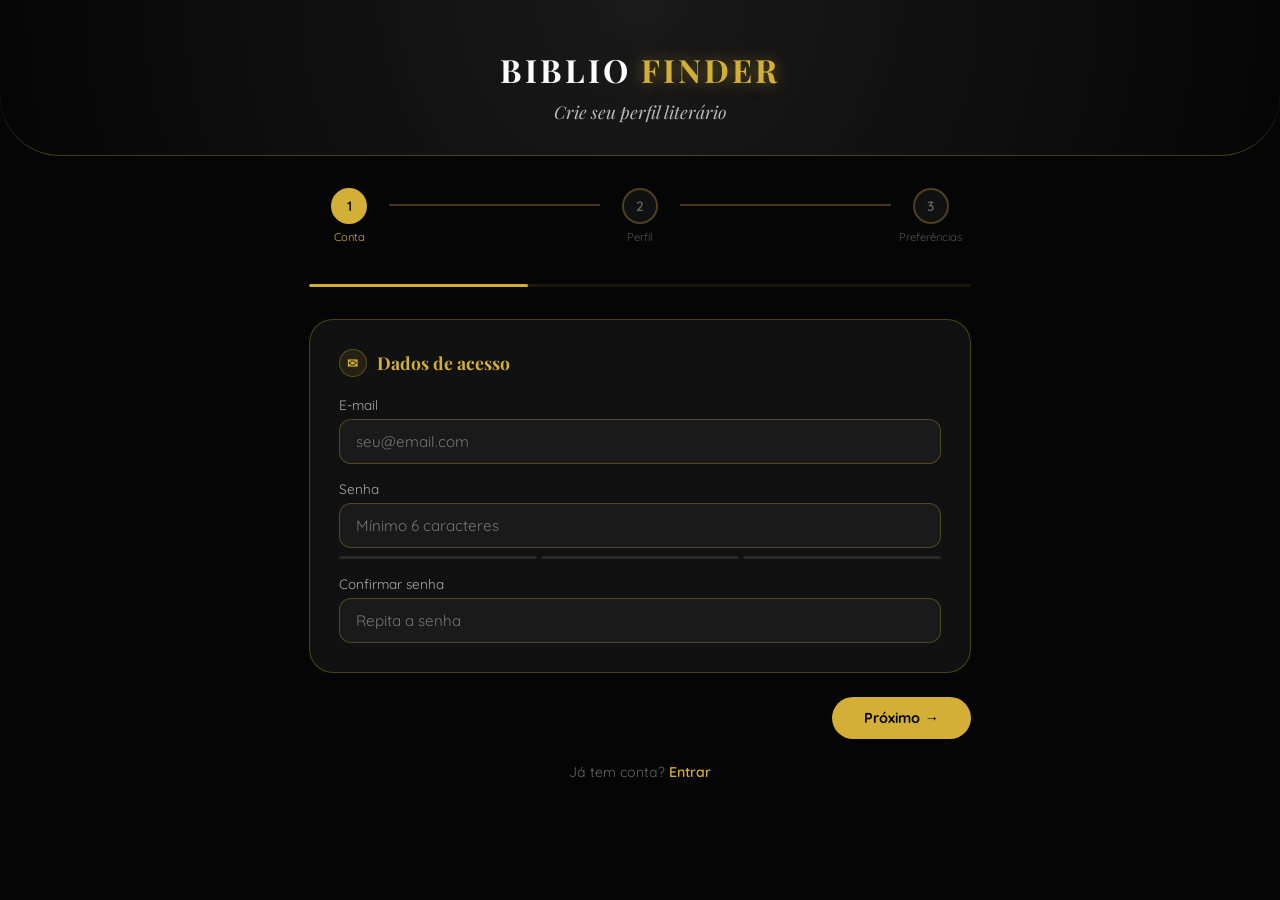
<file: Inscricao.HTML>
<!DOCTYPE html>
<html lang="pt-br">
<head>
    <meta charset="UTF-8">
    <meta name="viewport" content="width=device-width, initial-scale=1.0">
    <meta name="theme-color" content="#050505">
    <title>Biblio Finder | Criar Perfil</title>
    <link href="https://fonts.googleapis.com/css2?family=Playfair+Display:ital,wght@0,700;1,700&family=Quicksand:wght@400;600&display=swap" rel="stylesheet">
    <style>
        :root {
            --preto: #050505;
            --dourado: #d4af37;
            --ouro-claro: #fcf6ba;
            --card-bg: #111111;
            --radius: 50px;
            --input-bg: #1a1a1a;
            --borda: rgba(212, 175, 55, 0.3);
        }

        *, *::before, *::after { box-sizing: border-box; }

        body {
            background-color: var(--preto);
            color: white;
            font-family: 'Quicksand', sans-serif;
            margin: 0;
            min-height: 100vh;
        }

        /* ── Header ── */
        .main-header {
            text-align: center;
            padding: 2.5rem 1rem 2rem;
            background: radial-gradient(circle at top, #1a1a1a 0%, #050505 100%);
            border-bottom: 1px solid var(--borda);
            border-radius: 0 0 60px 60px;
        }

        .logo-area {
            display: flex;
            flex-direction: column;
            align-items: center;
        }

        .logo-esfera {
            width: 120px;
            height: auto;
        }

        .brand-name {
            font-family: 'Playfair Display', serif;
            font-size: clamp(1.4rem, 5vw, 2rem);
            letter-spacing: 3px;
            margin: 8px 0 4px;
        }

        .gold-text { color: var(--dourado); text-shadow: 0 0 15px rgba(212,175,55,0.5); }

        .page-subtitle {
            font-family: 'Playfair Display', serif;
            font-style: italic;
            color: #bbb;
            font-size: clamp(0.9rem, 3vw, 1.1rem);
            margin: 0.3rem 0 0;
        }

        /* ── Layout principal ── */
        main {
            max-width: 700px;
            margin: 0 auto;
            padding: 2rem 1.2rem 4rem;
        }

        /* ── Stepper ── */
        .stepper {
            display: flex;
            align-items: center;
            justify-content: center;
            gap: 0;
            margin-bottom: 2.5rem;
        }

        .step-item {
            display: flex;
            flex-direction: column;
            align-items: center;
            gap: 6px;
            position: relative;
            flex: 1;
            max-width: 80px;
        }

        .step-circle {
            width: 36px;
            height: 36px;
            border-radius: 50%;
            border: 2px solid var(--borda);
            display: flex;
            align-items: center;
            justify-content: center;
            font-weight: 600;
            font-size: 0.85rem;
            color: #666;
            background: var(--card-bg);
            transition: border-color 0.3s, color 0.3s, background 0.3s;
            position: relative;
            z-index: 1;
        }

        .step-item.active .step-circle,
        .step-item.done .step-circle {
            border-color: var(--dourado);
            color: var(--preto);
            background: var(--dourado);
        }

        .step-label {
            font-size: 0.7rem;
            color: #555;
            text-align: center;
            white-space: nowrap;
        }

        .step-item.active .step-label { color: var(--dourado); }

        .step-line {
            flex: 1;
            height: 2px;
            background: var(--borda);
            margin-top: -22px;
        }

        .step-line.done { background: var(--dourado); }

        /* ── Cards de seção ── */
        .section-card {
            background: var(--card-bg);
            border: 1px solid var(--borda);
            border-radius: 24px;
            padding: 1.8rem;
            margin-bottom: 1.5rem;
        }

        .section-title {
            font-family: 'Playfair Display', serif;
            color: var(--dourado);
            font-size: 1.1rem;
            margin: 0 0 1.2rem;
            display: flex;
            align-items: center;
            gap: 10px;
        }

        .section-icon {
            width: 28px;
            height: 28px;
            border-radius: 50%;
            background: rgba(212,175,55,0.1);
            border: 1px solid rgba(212,175,55,0.3);
            display: flex;
            align-items: center;
            justify-content: center;
            font-size: 13px;
            flex-shrink: 0;
        }

        /* ── Inputs ── */
        label.field-label {
            display: block;
            font-size: 0.85rem;
            color: #aaa;
            margin-bottom: 6px;
            margin-top: 16px;
        }

        label.field-label:first-child { margin-top: 0; }

        input[type="text"],
        input[type="email"],
        input[type="password"],
        select,
        textarea {
            width: 100%;
            background: var(--input-bg);
            border: 1px solid var(--borda);
            border-radius: 12px;
            color: white;
            font-family: 'Quicksand', sans-serif;
            font-size: 0.95rem;
            padding: 12px 16px;
            outline: none;
            transition: border-color 0.3s;
            appearance: none;
            -webkit-appearance: none;
        }

        input[type="text"]:focus,
        input[type="email"]:focus,
        input[type="password"]:focus,
        select:focus,
        textarea:focus {
            border-color: var(--dourado);
        }

        select {
            background-image: url("data:image/svg+xml,%3Csvg xmlns='http://www.w3.org/2000/svg' width='12' height='8' viewBox='0 0 12 8'%3E%3Cpath d='M1 1l5 5 5-5' stroke='%23d4af37' stroke-width='1.5' fill='none' stroke-linecap='round'/%3E%3C/svg%3E");
            background-repeat: no-repeat;
            background-position: right 16px center;
            padding-right: 40px;
            cursor: pointer;
        }

        select option { background: #1a1a1a; color: white; }

        textarea { resize: vertical; min-height: 80px; line-height: 1.5; }

        /* ── Chips de seleção múltipla ── */
        .chips-group {
            display: flex;
            flex-wrap: wrap;
            gap: 8px;
            margin-top: 4px;
        }

        .chip {
            background: transparent;
            border: 1.5px solid var(--borda);
            color: #aaa;
            padding: 7px 16px;
            border-radius: var(--radius);
            cursor: pointer;
            font-family: 'Quicksand', sans-serif;
            font-weight: 600;
            font-size: 0.82rem;
            transition: all 0.2s ease;
            touch-action: manipulation;
            -webkit-tap-highlight-color: transparent;
            user-select: none;
        }

        .chip.selected {
            background: rgba(212,175,55,0.15);
            border-color: var(--dourado);
            color: var(--dourado);
        }

        /* ── Radio / Toggle ── */
        .toggle-group {
            display: flex;
            gap: 10px;
            flex-wrap: wrap;
        }

        .toggle-option {
            flex: 1;
            min-width: 120px;
            background: var(--input-bg);
            border: 1.5px solid var(--borda);
            border-radius: 12px;
            padding: 12px;
            text-align: center;
            cursor: pointer;
            font-size: 0.85rem;
            color: #888;
            transition: all 0.2s;
            touch-action: manipulation;
        }

        .toggle-option.selected {
            border-color: var(--dourado);
            background: rgba(212,175,55,0.1);
            color: var(--dourado);
        }

        .toggle-icon { display: block; font-size: 1.2rem; margin-bottom: 4px; }

        /* ── Aviso opcional ── */
        .optional-badge {
            display: inline-block;
            background: rgba(255,255,255,0.05);
            color: #666;
            font-size: 0.7rem;
            padding: 2px 8px;
            border-radius: 20px;
            margin-left: 8px;
            vertical-align: middle;
            font-family: 'Quicksand', sans-serif;
        }

        /* ── Botões de navegação ── */
        .nav-buttons {
            display: flex;
            gap: 12px;
            justify-content: flex-end;
            margin-top: 1.5rem;
        }

        .btn-back {
            background: transparent;
            border: 1.5px solid var(--borda);
            color: #aaa;
            padding: 12px 28px;
            border-radius: var(--radius);
            cursor: pointer;
            font-family: 'Quicksand', sans-serif;
            font-weight: 600;
            font-size: 0.9rem;
            transition: all 0.2s;
        }

        .btn-back:hover { border-color: #aaa; color: white; }

        .btn-next, .btn-submit {
            background: var(--dourado);
            border: none;
            color: #000;
            padding: 12px 32px;
            border-radius: var(--radius);
            cursor: pointer;
            font-family: 'Quicksand', sans-serif;
            font-weight: 700;
            font-size: 0.9rem;
            transition: box-shadow 0.2s;
            touch-action: manipulation;
        }

        .btn-next:hover, .btn-submit:hover {
            box-shadow: 0 0 18px rgba(212,175,55,0.5);
        }

        /* ── Erro de validação ── */
        .field-error {
            color: #e07070;
            font-size: 0.78rem;
            margin-top: 5px;
            display: none;
        }

        .field-error.visible { display: block; }

        /* ── Link para login ── */
        .login-link {
            text-align: center;
            margin-top: 1.5rem;
            font-size: 0.88rem;
            color: #666;
        }

        .login-link a {
            color: var(--dourado);
            text-decoration: none;
            font-weight: 600;
        }

        /* ── Passos (controle de exibição) ── */
        .form-step { display: none; }
        .form-step.active { display: block; }

        .success-icon {
            width: 70px; height: 70px; border-radius: 50%;
            background: rgba(212,175,55,0.12);
            border: 2px solid var(--dourado);
            display: flex; align-items: center; justify-content: center;
            font-size: 1.8rem; margin: 0 auto 1.2rem;
        }
        .success-title {
            font-family: 'Playfair Display', serif;
            font-size: 1.6rem; color: var(--dourado); margin-bottom: 0.4rem;
        }
        .success-sub { color: #aaa; font-size: 0.9rem; margin-bottom: 1.5rem; line-height: 1.6; }
        .btn-goto {
            display: inline-block; background: var(--dourado); color: #000;
            padding: 13px 36px; border-radius: var(--radius);
            font-family: 'Quicksand', sans-serif; font-weight: 700;
            font-size: 0.95rem; text-decoration: none; transition: box-shadow 0.2s;
        }
        .btn-goto:hover { box-shadow: 0 0 20px rgba(212,175,55,0.5); }

        /* ── Tela de recomendações ── */
        #recom-screen { display: none; }
        #recom-screen.active { display: block; }

        .recom-header { text-align: center; padding: 2rem 1rem 1rem; }

        .recom-loading-wrap {
            display: flex; flex-direction: column; align-items: center;
            padding: 3rem 1rem; gap: 1rem;
        }

        .recom-spinner {
            width: 44px; height: 44px;
            border: 3px solid rgba(212,175,55,0.15);
            border-top-color: var(--dourado);
            border-radius: 50%;
            animation: spin 0.8s linear infinite;
        }

        @keyframes spin { to { transform: rotate(360deg); } }

        .recom-loading-txt {
            color: var(--dourado); font-size: 0.95rem;
            animation: pulse 1.5s ease-in-out infinite;
        }

        .recom-grid {
            display: grid;
            grid-template-columns: repeat(2, 1fr);
            gap: 16px;
            padding: 8px 0 16px;
        }

        @media (min-width: 480px) {
            .recom-grid { grid-template-columns: repeat(2, 1fr); }
        }

        .recom-card {
            background: var(--card-bg);
            border: 1px solid rgba(212,175,55,0.12);
            border-radius: 20px;
            overflow: hidden;
            display: flex; flex-direction: column;
            opacity: 0; transform: translateY(16px);
            animation: fadeUp 0.4s ease forwards;
        }

        @keyframes fadeUp {
            to { opacity: 1; transform: translateY(0); }
        }

        .recom-cover {
            width: 100%; aspect-ratio: 2/3;
            object-fit: cover; display: block;
            background: #1a1a1a;
        }

        .recom-cover-placeholder {
            width: 100%; aspect-ratio: 2/3;
            background: linear-gradient(135deg, #1a1a1a 0%, #222 100%);
            display: flex; align-items: center; justify-content: center;
            flex-direction: column; gap: 8px;
        }

        .recom-cover-emoji { font-size: 2.2rem; }
        .recom-cover-genre {
            font-size: 0.65rem; color: rgba(212,175,55,0.5);
            text-transform: uppercase; letter-spacing: 1px;
            font-weight: 600;
        }

        .recom-body { padding: 12px; flex: 1; display: flex; flex-direction: column; gap: 4px; }

        .recom-title {
            font-family: 'Playfair Display', serif;
            color: var(--dourado); font-size: clamp(0.8rem, 2.5vw, 0.95rem);
            line-height: 1.3; margin: 0;
        }

        .recom-author { color: #888; font-size: 0.75rem; margin: 0; }

        .recom-desc {
            color: #bbb; font-size: 0.75rem; line-height: 1.5;
            margin: 4px 0 0; flex: 1;
            display: -webkit-box; -webkit-line-clamp: 4;
            -webkit-box-orient: vertical; overflow: hidden;
        }

        .recom-tags { display: flex; flex-wrap: wrap; gap: 4px; margin-top: 8px; }

        .recom-tag {
            background: rgba(212,175,55,0.08);
            border: 1px solid rgba(212,175,55,0.2);
            color: rgba(212,175,55,0.7);
            font-size: 0.65rem; padding: 2px 8px;
            border-radius: 20px; font-weight: 600;
        }

        .recom-match {
            display: flex; align-items: center; gap: 4px;
            margin-top: 6px;
        }

        .recom-match-bar-wrap {
            flex: 1; height: 3px;
            background: rgba(255,255,255,0.08); border-radius: 2px;
            overflow: hidden;
        }

        .recom-match-bar {
            height: 100%; background: var(--dourado);
            border-radius: 2px;
            transition: width 0.8s ease;
        }

        .recom-match-pct {
            font-size: 0.68rem; color: var(--dourado); font-weight: 600;
            white-space: nowrap;
        }

        /* ── Barra de progresso ── */
        .progress-bar-wrap {
            width: 100%;
            height: 3px;
            background: rgba(212,175,55,0.1);
            border-radius: 2px;
            margin-bottom: 2rem;
            overflow: hidden;
        }

        .progress-bar-fill {
            height: 100%;
            background: var(--dourado);
            border-radius: 2px;
            transition: width 0.4s ease;
        }

        /* ── Força de senha ── */
        .password-strength {
            margin-top: 8px;
            display: flex;
            gap: 4px;
        }

        .strength-bar {
            flex: 1;
            height: 3px;
            background: rgba(255,255,255,0.1);
            border-radius: 2px;
            transition: background 0.3s;
        }

        .strength-bar.weak   { background: #e07070; }
        .strength-bar.medium { background: #e0b070; }
        .strength-bar.strong { background: #70c070; }

        .strength-label {
            font-size: 0.75rem;
            color: #666;
            margin-top: 4px;
        }

        @media (max-width: 480px) {
            main { padding: 1.5rem 1rem 3rem; }
            .section-card { padding: 1.3rem; }
            .nav-buttons { flex-wrap: wrap; }
            .btn-back, .btn-next, .btn-submit { flex: 1; text-align: center; }
        }
    </style>
</head>
<body>

<header class="main-header">
    <div class="logo-area">
        <h1 class="brand-name">BIBLIO <span class="gold-text">FINDER</span></h1>
        <p class="page-subtitle">Crie seu perfil literário</p>
    </div>
</header>

<main>
    <!-- Stepper -->
    <div class="stepper" id="stepper">
        <div class="step-item active" id="step-dot-1">
            <div class="step-circle">1</div>
            <span class="step-label">Conta</span>
        </div>
        <div class="step-line" id="line-1-2"></div>
        <div class="step-item" id="step-dot-2">
            <div class="step-circle">2</div>
            <span class="step-label">Perfil</span>
        </div>
        <div class="step-line" id="line-2-3"></div>
        <div class="step-item" id="step-dot-3">
            <div class="step-circle">3</div>
            <span class="step-label">Preferências</span>
        </div>
    </div>

    <!-- Barra de progresso -->
    <div class="progress-bar-wrap">
        <div class="progress-bar-fill" id="progress-bar" style="width: 33%"></div>
    </div>

    <!-- ── PASSO 1: Dados da conta ── -->
    <div class="form-step active" id="step-1">
        <div class="section-card">
            <h2 class="section-title">
                <span class="section-icon">✉</span>
                Dados de acesso
            </h2>

            <label class="field-label" for="email">E-mail</label>
            <input type="email" id="email" placeholder="seu@email.com" autocomplete="email">
            <span class="field-error" id="email-error">Insira um e-mail válido.</span>

            <label class="field-label" for="senha">Senha</label>
            <input type="password" id="senha" placeholder="Mínimo 6 caracteres" autocomplete="new-password">
            <div class="password-strength">
                <div class="strength-bar" id="sb1"></div>
                <div class="strength-bar" id="sb2"></div>
                <div class="strength-bar" id="sb3"></div>
            </div>
            <p class="strength-label" id="strength-label"></p>
            <span class="field-error" id="senha-error">A senha deve ter ao menos 6 caracteres.</span>

            <label class="field-label" for="senha-conf">Confirmar senha</label>
            <input type="password" id="senha-conf" placeholder="Repita a senha" autocomplete="new-password">
            <span class="field-error" id="senha-conf-error">As senhas não coincidem.</span>
        </div>

        <div class="nav-buttons">
            <button class="btn-next" onclick="irPara(2)">Próximo →</button>
        </div>

        <p class="login-link">Já tem conta? <a href="index.html">Entrar</a></p>
    </div>

    <!-- ── PASSO 2: Perfil pessoal ── -->
    <div class="form-step" id="step-2">
        <div class="section-card">
            <h2 class="section-title">
                <span class="section-icon">☺</span>
                Sobre você
            </h2>

            <label class="field-label" for="nome">Nome ou apelido</label>
            <input type="text" id="nome" placeholder="Como prefere ser chamado(a)?" autocomplete="nickname">
            <span class="field-error" id="nome-error">Por favor, informe seu nome.</span>

            <label class="field-label" for="faixa-etaria">Faixa etária <span class="optional-badge">opcional</span></label>
            <select id="faixa-etaria">
                <option value="" disabled selected>Selecione...</option>
                <option value="under18">Menos de 18 anos</option>
                <option value="18-24">18 – 24 anos</option>
                <option value="25-34">25 – 34 anos</option>
                <option value="35-44">35 – 44 anos</option>
                <option value="45+">45 anos ou mais</option>
            </select>

            <label class="field-label">Frequência de leitura <span class="optional-badge">opcional</span></label>
            <div class="toggle-group" id="frequencia">
                <div class="toggle-option" data-val="raramente" onclick="toggleOption(this, 'frequencia')">
                    <span class="toggle-icon">📚</span>Raramente
                </div>
                <div class="toggle-option" data-val="mensalmente" onclick="toggleOption(this, 'frequencia')">
                    <span class="toggle-icon">📖</span>Mensalmente
                </div>
                <div class="toggle-option" data-val="semanalmente" onclick="toggleOption(this, 'frequencia')">
                    <span class="toggle-icon">⚡</span>Semanalmente
                </div>
            </div>
        </div>

        <div class="nav-buttons">
            <button class="btn-back" onclick="irPara(1)">← Voltar</button>
            <button class="btn-next" onclick="irPara(3)">Próximo →</button>
        </div>
    </div>

    <!-- ── PASSO 3: Questionário Literário ── -->
    <div class="form-step" id="step-3">
        <div class="section-card">
            <h2 class="section-title">
                <span class="section-icon">★</span>
                Gêneros favoritos <span class="optional-badge" style="font-family:'Quicksand';font-style:normal;font-size:0.7rem;color:#555;background:rgba(255,255,255,0.04);border-radius:20px;padding:2px 8px;margin-left:4px">selecione ao menos 1</span>
            </h2>

            <div class="chips-group" id="generos">
                <div class="chip" data-val="fantasy" onclick="toggleChip(this, 'generos')">Fantasia</div>
                <div class="chip" data-val="romance" onclick="toggleChip(this, 'generos')">Romance</div>
                <div class="chip" data-val="suspense" onclick="toggleChip(this, 'generos')">Suspense</div>
                <div class="chip" data-val="horror" onclick="toggleChip(this, 'generos')">Terror</div>
                <div class="chip" data-val="science fiction" onclick="toggleChip(this, 'generos')">Ficção Científica</div>
                <div class="chip" data-val="history" onclick="toggleChip(this, 'generos')">Histórico</div>
                <div class="chip" data-val="adventure" onclick="toggleChip(this, 'generos')">Aventura</div>
                <div class="chip" data-val="biography" onclick="toggleChip(this, 'generos')">Biografia</div>
                <div class="chip" data-val="self-help" onclick="toggleChip(this, 'generos')">Autoajuda</div>
            </div>
            <span class="field-error" id="generos-error">Selecione ao menos um gênero.</span>
        </div>

        <div class="section-card">
            <h2 class="section-title">
                <span class="section-icon">⊘</span>
                Temas a evitar <span class="optional-badge">opcional</span>
            </h2>
            <div class="chips-group" id="evitar">
                <div class="chip" data-val="violencia" onclick="toggleChip(this, 'evitar')">Violência extrema</div>
                <div class="chip" data-val="guerra" onclick="toggleChip(this, 'evitar')">Guerra</div>
                <div class="chip" data-val="abuso" onclick="toggleChip(this, 'evitar')">Abuso</div>
                <div class="chip" data-val="religiao" onclick="toggleChip(this, 'evitar')">Religião</div>
                <div class="chip" data-val="politica" onclick="toggleChip(this, 'evitar')">Política</div>
                <div class="chip" data-val="morte" onclick="toggleChip(this, 'evitar')">Morte de animais</div>
            </div>
        </div>

        <div class="section-card">
            <h2 class="section-title">
                <span class="section-icon">◑</span>
                Preferências de leitura <span class="optional-badge">opcional</span>
            </h2>

            <label class="field-label">Tipo de final preferido</label>
            <div class="toggle-group" id="final">
                <div class="toggle-option" data-val="feliz" onclick="toggleOption(this, 'final')">
                    <span class="toggle-icon">😊</span>Feliz
                </div>
                <div class="toggle-option" data-val="aberto" onclick="toggleOption(this, 'final')">
                    <span class="toggle-icon">🌀</span>Aberto
                </div>
                <div class="toggle-option" data-val="triste" onclick="toggleOption(this, 'final')">
                    <span class="toggle-icon">😢</span>Triste
                </div>
                <div class="toggle-option" data-val="qualquer" onclick="toggleOption(this, 'final')">
                    <span class="toggle-icon">✨</span>Qualquer
                </div>
            </div>

            <label class="field-label" style="margin-top:20px">Humor da história</label>
            <div class="toggle-group" id="humor">
                <div class="toggle-option" data-val="leve" onclick="toggleOption(this, 'humor')">
                    <span class="toggle-icon">☀</span>Leve
                </div>
                <div class="toggle-option" data-val="serio" onclick="toggleOption(this, 'humor')">
                    <span class="toggle-icon">🎭</span>Sério
                </div>
                <div class="toggle-option" data-val="sombrio" onclick="toggleOption(this, 'humor')">
                    <span class="toggle-icon">🌑</span>Sombrio
                </div>
            </div>

            <label class="field-label" for="autores" style="margin-top:20px">Autores favoritos <span class="optional-badge">opcional</span></label>
            <textarea id="autores" placeholder="Ex: Agatha Christie, J.K. Rowling, Gabriel García Márquez..."></textarea>
        </div>

        <div class="nav-buttons">
            <button class="btn-back" onclick="irPara(2)">← Voltar</button>
            <button class="btn-submit" onclick="finalizar()">Criar meu perfil ✓</button>
        </div>
    </div>

    <!-- ── TELA DE RECOMENDAÇÕES ── -->
    <div id="recom-screen">
        <!-- Cabeçalho da seção -->
        <div class="recom-header" id="recom-header" style="display:none">
            <div class="success-icon">✓</div>
            <h2 class="success-title">Perfil criado, <span id="recom-nome"></span>!</h2>
            <p class="success-sub">Aqui estão os livros feitos para você.</p>
        </div>

        <!-- Estado de loading -->
        <div id="recom-loading" style="display:none">
            <div class="recom-loading-wrap">
                <div class="recom-spinner"></div>
                <p class="recom-loading-txt">✨ Analisando seu perfil e gerando recomendações...</p>
            </div>
        </div>

        <!-- Grid de cards -->
        <div id="recom-grid" class="recom-grid"></div>

        <!-- Erro -->
        <div id="recom-erro" style="display:none;text-align:center;color:#bbb;padding:2rem;line-height:1.8">
            ⚠️ Não foi possível gerar recomendações agora.<br>
            <small>Verifique sua conexão e tente novamente.</small><br><br>
            <a href="index.html" class="btn-goto" style="font-size:0.9rem;padding:10px 28px">Explorar livros →</a>
        </div>

        <!-- Botão final -->
        <div id="recom-footer" style="display:none;text-align:center;margin-top:2rem;padding-bottom:3rem">
            <a href="index.html" class="btn-goto">Explorar mais livros →</a>
        </div>
    </div>
</main>

<script>
    let currentStep = 1;
    const totalSteps = 3;

    // Mapa de seleções
    const selections = {
        frequencia: null,
        final: null,
        humor: null,
    };

    const chipSelections = {
        generos: new Set(),
        evitar: new Set(),
    };

    // ── Navegação entre passos ──
    function irPara(step) {
        if (!validarPasso(currentStep)) return;
        document.getElementById(`step-${currentStep}`).classList.remove('active');
        currentStep = step;
        document.getElementById(`step-${currentStep}`).classList.add('active');
        atualizarStepper();
        window.scrollTo({ top: 0, behavior: 'smooth' });
    }

    function atualizarStepper() {
        const progress = (currentStep / totalSteps) * 100;
        document.getElementById('progress-bar').style.width = progress + '%';

        for (let i = 1; i <= totalSteps; i++) {
            const dot = document.getElementById(`step-dot-${i}`);
            dot.classList.remove('active', 'done');
            if (i < currentStep) dot.classList.add('done');
            else if (i === currentStep) dot.classList.add('active');
        }

        for (let i = 1; i < totalSteps; i++) {
            const line = document.getElementById(`line-${i}-${i+1}`);
            if (line) line.classList.toggle('done', i < currentStep);
        }
    }

    // ── Validação por passo ──
    function validarPasso(step) {
        let ok = true;

        if (step === 1) {
            const email = document.getElementById('email').value.trim();
            const senha = document.getElementById('senha').value;
            const conf  = document.getElementById('senha-conf').value;

            const emailOk = /^[^\s@]+@[^\s@]+\.[^\s@]+$/.test(email);
            mostrarErro('email-error', !emailOk);
            if (!emailOk) ok = false;

            const senhaOk = senha.length >= 6;
            mostrarErro('senha-error', !senhaOk);
            if (!senhaOk) ok = false;

            const confOk = senha === conf && conf !== '';
            mostrarErro('senha-conf-error', !confOk);
            if (!confOk) ok = false;
        }

        if (step === 2) {
            const nome = document.getElementById('nome').value.trim();
            const nomeOk = nome.length > 0;
            mostrarErro('nome-error', !nomeOk);
            if (!nomeOk) ok = false;
        }

        if (step === 3) {
            const genOk = chipSelections.generos.size > 0;
            mostrarErro('generos-error', !genOk);
            if (!genOk) ok = false;
        }

        return ok;
    }

    function mostrarErro(id, show) {
        document.getElementById(id).classList.toggle('visible', show);
    }

    // ── Chips ──
    function toggleChip(el, grupo) {
        const val = el.getAttribute('data-val');
        if (el.classList.contains('selected')) {
            el.classList.remove('selected');
            chipSelections[grupo].delete(val);
        } else {
            el.classList.add('selected');
            chipSelections[grupo].add(val);
        }
    }

    // ── Toggle options (radio) ──
    function toggleOption(el, grupo) {
        document.querySelectorAll(`#${grupo} .toggle-option`).forEach(o => o.classList.remove('selected'));
        el.classList.add('selected');
        selections[grupo] = el.getAttribute('data-val');
    }

    // ── Força de senha ──
    document.getElementById('senha').addEventListener('input', function () {
        const v = this.value;
        const bars = [document.getElementById('sb1'), document.getElementById('sb2'), document.getElementById('sb3')];
        const label = document.getElementById('strength-label');
        bars.forEach(b => b.className = 'strength-bar');

        if (v.length === 0) { label.textContent = ''; return; }

        let score = 0;
        if (v.length >= 6) score++;
        if (v.length >= 10) score++;
        if (/[A-Z]/.test(v) && /[0-9]/.test(v)) score++;

        const levels = [
            { cls: 'weak',   txt: 'Fraca',  n: 1 },
            { cls: 'medium', txt: 'Média',  n: 2 },
            { cls: 'strong', txt: 'Forte',  n: 3 },
        ];

        const lvl = levels[Math.max(0, score - 1)];
        for (let i = 0; i < lvl.n; i++) bars[i].className = `strength-bar ${lvl.cls}`;
        label.textContent = lvl.txt;
    });

    // ── Finalizar ──
    function finalizar() {
        if (!validarPasso(3)) return;

        // Salvar perfil no localStorage
        const perfil = {
            email: document.getElementById('email').value.trim(),
            nome: document.getElementById('nome').value.trim(),
            faixaEtaria: document.getElementById('faixa-etaria').value,
            frequencia: selections.frequencia,
            generosFavoritos: [...chipSelections.generos],
            temasEvitar: [...chipSelections.evitar],
            finalPreferido: selections.final,
            humorPreferido: selections.humor,
            autoresFavoritos: document.getElementById('autores').value.trim(),
            favoritos: [],
            historico: [],
        };
        localStorage.setItem('bibliofinder_perfil', JSON.stringify(perfil));

        // Salvar na lista de contas para login futuro
        const contas = JSON.parse(localStorage.getItem('bibliofinder_contas') || '[]');
        if(!contas.find(c => c.email === perfil.email)) {
            contas.push({ email: perfil.email, senha: document.getElementById('senha').value, nome: perfil.nome, role: 'leitor' });
            localStorage.setItem('bibliofinder_contas', JSON.stringify(contas));
        }

        // Esconder formulário e stepper
        document.getElementById(`step-${currentStep}`).classList.remove('active');
        document.getElementById('stepper').style.display = 'none';
        document.querySelector('.progress-bar-wrap').style.display = 'none';

        // Mostrar tela de recomendações em loading
        const recomScreen = document.getElementById('recom-screen');
        recomScreen.classList.add('active');
        document.getElementById('recom-loading').style.display = 'block';
        window.scrollTo({ top: 0, behavior: 'smooth' });

        gerarRecomendacoes(perfil);
    }

    // Emojis por gênero para as capas placeholder
    const GENRE_EMOJI = {
        fantasy: '🧙', romance: '💕', suspense: '🔍', horror: '👁️',
        'science fiction': '🚀', history: '⚔️', adventure: '🗺️',
        biography: '📜', 'self-help': '🌱',
    };

    // ── Banco de livros fictícios por gênero ──
    const BANCO = {
        fantasy: [
            { titulo: "A Coroa de Cinzas", autor: "Lirien Valdos", descricao: "Em um reino onde a magia é punida com morte, uma jovem descobre que seu sangue pode destruir — ou salvar — tudo o que existe. Uma jornada de escolhas impossíveis e alianças traiçoeiras.", tags: ["épico", "magia proibida", "realeza"] },
            { titulo: "O Último Druida", autor: "Maren Solveig", descricao: "Quando as florestas começam a apagar a memória dos homens, apenas um druida exilado conhece o caminho de volta. Mas o preço da cura pode ser sua própria existência.", tags: ["floresta", "memória", "sacrifício"] },
            { titulo: "Filhos da Lua Partida", autor: "Caelum Bright", descricao: "Dois irmãos separados ao nascer crescem em lados opostos de uma guerra mágica. O reencontro deles pode unir o mundo — ou destruí-lo de vez.", tags: ["irmãos", "guerra mágica", "destino"] },
            { titulo: "A Biblioteca Esquecida", autor: "Isara Venn", descricao: "No subsolo de uma cidade submarina existe uma biblioteca cujos livros reescrevem a realidade. Quando uma leitora encontra um volume sobre si mesma, nada é mais certo.", tags: ["livros", "realidade", "mistério"] },
        ],
        romance: [
            { titulo: "Entre Cartas e Marés", autor: "Sofia Alentejo", descricao: "Dois desconhecidos trocam cartas anônimas por um ano sem saber que são vizinhos de parede. Quando a verdade vem à tona, o amor já construído enfrenta sua maior prova.", tags: ["cartas", "vizinhos", "segredo"] },
            { titulo: "O Verão que Não Acabou", autor: "Lucas Ferreira", descricao: "Uma fotógrafa e um pescador dividem uma ilha por um mês enquanto fogem de suas vidas. O que começa como fuga se transforma no lar que nenhum dos dois sabia que procurava.", tags: ["ilha", "fotografia", "recomeço"] },
            { titulo: "Quando o Inverno Passa", autor: "Ana Dolores Ruiz", descricao: "Ela prometeu nunca mais amar depois do acidente. Ele prometeu nunca ficar. Uma pequena cidade nevada, uma tempestade de três dias e uma promessa que nenhum dos dois vai conseguir manter.", tags: ["inverno", "promessas", "segunda chance"] },
            { titulo: "A Livraria do Fim do Mundo", autor: "Helena Sá", descricao: "A última livraria física da cidade é herdada por uma arquiteta que só lê projetos. O livreiro que a ajuda a catalogar o acervo traz consigo histórias que mudam tudo.", tags: ["livros", "herança", "descoberta"] },
        ],
        suspense: [
            { titulo: "A Testemunha Invisível", autor: "Marco Delvecchio", descricao: "Uma mulher amnésica acorda convicta de ter visto um crime. O problema: a polícia não acredita nela, e o criminoso sabe exatamente quem ela é.", tags: ["amnésia", "crime", "perseguição"] },
            { titulo: "Três Andares Abaixo", autor: "Petra Kolm", descricao: "Em um prédio antigo de Lisboa, três moradores desaparecem no mesmo dia. A única pista está nos rascunhos deixados por um inquilino misterioso que ninguém viu chegar.", tags: ["Lisboa", "desaparecimento", "rascunhos"] },
            { titulo: "O Código do Silêncio", autor: "Rafael Nieves", descricao: "Uma jornalista recebe um áudio com confissões de um crime imprescritível. Quanto mais investiga, mais percebe que a história apaga quem a descobre.", tags: ["jornalismo", "conspiração", "áudio"] },
            { titulo: "Antes do Amanhecer", autor: "Sienna Walsh", descricao: "Todo crime perfeito tem uma falha. Um detetive aposentado recebe uma foto tirada no exato momento de um assassinato — e ele mesmo está na imagem, sem se lembrar de nada.", tags: ["detetive", "fotografia", "memória"] },
        ],
        horror: [
            { titulo: "A Casa que Respira", autor: "Viktor Draal", descricao: "Uma família se muda para uma propriedade isolada que parece se adaptar ao medo de cada um. As paredes não são de concreto — e o que vive dentro delas tem fome.", tags: ["casa assombrada", "família", "psicológico"] },
            { titulo: "O Colecionador de Sorrisos", autor: "Mira Holloway", descricao: "Numa cidade litorânea, turistas desaparecem deixando apenas um sorriso pintado na areia. Quando a investigadora chega, a cidade sorri para ela também.", tags: ["investigação", "rituais", "litoral"] },
            { titulo: "Olhos nos Telhados", autor: "Daan Verschoor", descricao: "Uma insônia crônica faz uma mulher ver coisas na escuridão. Mas quando sua terapeuta começa a temer ela também, fica claro que talvez não seja apenas imaginação.", tags: ["insônia", "psicológico", "terror urbano"] },
        ],
        'science fiction': [
            { titulo: "Memória Residual", autor: "Anya Korvitch", descricao: "Em 2187, memórias podem ser vendidas, compradas e implantadas. Uma engenheira descobre uma memória proibida em seu próprio córtex — de um futuro que ainda não aconteceu.", tags: ["memória", "futuro", "tecnologia"] },
            { titulo: "O Último Sinal", autor: "Cassian Roe", descricao: "A única sonda interestelar da humanidade envia um sinal inesperado após 40 anos de silêncio. O que ela encontrou não veio de uma estrela — veio de dentro do sistema solar.", tags: ["espaço", "primeiro contato", "mistério"] },
            { titulo: "Colônia Zero", autor: "Lexa Fontaine", descricao: "A primeira colônia em Marte perde contato com a Terra no dia da inauguração. A governante local descobre que o isolamento foi planejado — e que a colônia é um experimento.", tags: ["Marte", "isolamento", "conspiração"] },
            { titulo: "A Última Linguagem", autor: "Tomás Grei", descricao: "Uma linguista é contratada para decifrar uma língua alienígena. Cada palavra aprendida apaga uma memória sua — e ela está a poucas palavras de compreender tudo.", tags: ["linguagem", "alienígenas", "identidade"] },
        ],
        history: [
            { titulo: "A Espia de Versalhes", autor: "Claudine Moreau", descricao: "Nas vésperas da Revolução Francesa, uma camareira da rainha descobre uma conspiração que pode mudar o curso da história — se ela sobreviver para contá-la.", tags: ["França", "revolução", "espionagem"] },
            { titulo: "O Cartógrafo de Impérios", autor: "Adebayo Nkosi", descricao: "Em 1500, um cartógrafo árabe e uma navegadora portuguesa disputam o mesmo mapa que pode redefinir as fronteiras do mundo conhecido — e do desconhecido.", tags: ["navegação", "mapas", "séc. XVI"] },
            { titulo: "Cinzas de Ouro", autor: "Ingrid Hägg", descricao: "Durante a Segunda Guerra, uma curadora de arte em Oslo esconde obras proibidas nos subterrâneos da cidade. Cada quadro guardado é uma vida apostada.", tags: ["guerra", "arte", "resistência"] },
        ],
        adventure: [
            { titulo: "A Rota dos Perdidos", autor: "Dante Alvarez", descricao: "Um guia e uma geóloga partem em busca de uma cidade lendária na Amazônia. O que encontram no caminho não está em nenhum mapa — e não quer ser encontrado.", tags: ["Amazônia", "exploração", "lenda"] },
            { titulo: "Oceano Sem Nome", autor: "Petra Sul", descricao: "Após um naufrágio, cinco sobreviventes chegam a uma ilha que muda de lugar a cada maré. Para escapar, precisam entender as regras de um lugar que não deveria existir.", tags: ["naufrágio", "ilha", "sobrevivência"] },
            { titulo: "O Último Alpinista", autor: "Kiran Mehta", descricao: "Uma montanha no Himalaia ainda não conquistada esconde algo no cume. A equipe que tenta a subida descobre que a montanha escolhe quem pode chegar lá.", tags: ["montanha", "conquista", "mistério"] },
        ],
        biography: [
            { titulo: "A Mulher que Inventou o Silêncio", autor: "Celeste Brandt", descricao: "A história real de uma compositora surda do século XX que revolucionou a música eletrônica sem nunca ter ouvido uma nota sequer. Uma vida de criação contra o impossível.", tags: ["música", "superação", "criatividade"] },
            { titulo: "Código e Coragem", autor: "Yara Silveira", descricao: "Biografia de uma programadora nos anos 60 que, sem reconhecimento, escreveu os algoritmos que levaram o homem à Lua. A história que ninguém quis contar na época.", tags: ["tecnologia", "pioneirismo", "injustiça"] },
        ],
        'self-help': [
            { titulo: "A Arte de Não Terminar", autor: "Bruno Cassela", descricao: "Para quem começa mil projetos e termina nenhum: um guia honesto sobre procrastinação criativa, perfeccionismo e como transformar rascunhos em realizações.", tags: ["produtividade", "criatividade", "hábitos"] },
            { titulo: "Conversas com Seu Passado", autor: "Renata Vilas", descricao: "Uma abordagem prática para entender como memórias antigas moldam decisões de hoje — e como reescrever a narrativa que você conta para si mesmo.", tags: ["autoconhecimento", "memória", "mudança"] },
        ],
    };

    function gerarRecomendacoes(perfil) {
        const generos = perfil.generosFavoritos;
        const livros = [];
        const evitar = perfil.temasEvitar || [];

        // Distribuir livros pelos gêneros selecionados
        const porGenero = Math.ceil(10 / generos.length);
        for (const genero of generos) {
            const banco = BANCO[genero] || [];
            // Embaralhar e pegar os primeiros
            const embaralhado = banco.sort(() => Math.random() - 0.5);
            for (let i = 0; i < Math.min(porGenero, embaralhado.length); i++) {
                if (livros.length >= 10) break;
                livros.push({ ...embaralhado[i], genero, match: Math.floor(Math.random() * 15) + 84 });
            }
        }

        // Se ainda falta, completar com outros gêneros
        if (livros.length < 10) {
            for (const genero of Object.keys(BANCO)) {
                if (generos.includes(genero)) continue;
                const banco = (BANCO[genero] || []).sort(() => Math.random() - 0.5);
                for (const livro of banco) {
                    if (livros.length >= 10) break;
                    livros.push({ ...livro, genero, match: Math.floor(Math.random() * 10) + 72 });
                }
                if (livros.length >= 10) break;
            }
        }

        // Embaralhar resultado final
        livros.sort(() => Math.random() - 0.5);

        // Simular delay de "processamento"
        setTimeout(() => {
            document.getElementById('recom-loading').style.display = 'none';
            document.getElementById('recom-header').style.display  = 'block';
            document.getElementById('recom-nome').textContent = perfil.nome;
            document.getElementById('recom-footer').style.display = 'block';
            renderizarCards(livros.slice(0, 10), perfil);
        }, 1800);
    }

    function renderizarCards(livros, perfil) {
        const grid = document.getElementById('recom-grid');
        grid.innerHTML = '';

        livros.forEach((livro, i) => {
            const emoji = GENRE_EMOJI[livro.genero?.toLowerCase()] || '📖';
            const tagsHtml = (livro.tags || []).map(t => `<span class="recom-tag">${t}</span>`).join('');
            const matchPct = Math.min(99, Math.max(70, livro.match || 85));

            const card = document.createElement('div');
            card.className = 'recom-card';
            card.style.animationDelay = `${i * 0.07}s`;
            card.innerHTML = `
                <div class="recom-cover-placeholder">
                    <span class="recom-cover-emoji">${emoji}</span>
                    <span class="recom-cover-genre">${livro.genero || ''}</span>
                </div>
                <div class="recom-body">
                    <h3 class="recom-title">${livro.titulo}</h3>
                    <p class="recom-author">${livro.autor}</p>
                    <p class="recom-desc">${livro.descricao}</p>
                    <div class="recom-tags">${tagsHtml}</div>
                    <div class="recom-match">
                        <div class="recom-match-bar-wrap">
                            <div class="recom-match-bar" style="width: 0%" data-pct="${matchPct}"></div>
                        </div>
                        <span class="recom-match-pct">${matchPct}%</span>
                    </div>
                </div>
            `;
            grid.appendChild(card);
        });

        // Animar barras de match após render
        setTimeout(() => {
            document.querySelectorAll('.recom-match-bar').forEach(bar => {
                bar.style.width = bar.dataset.pct + '%';
            });
        }, 300);
    }
</script>
</body>
</html>
</file>
